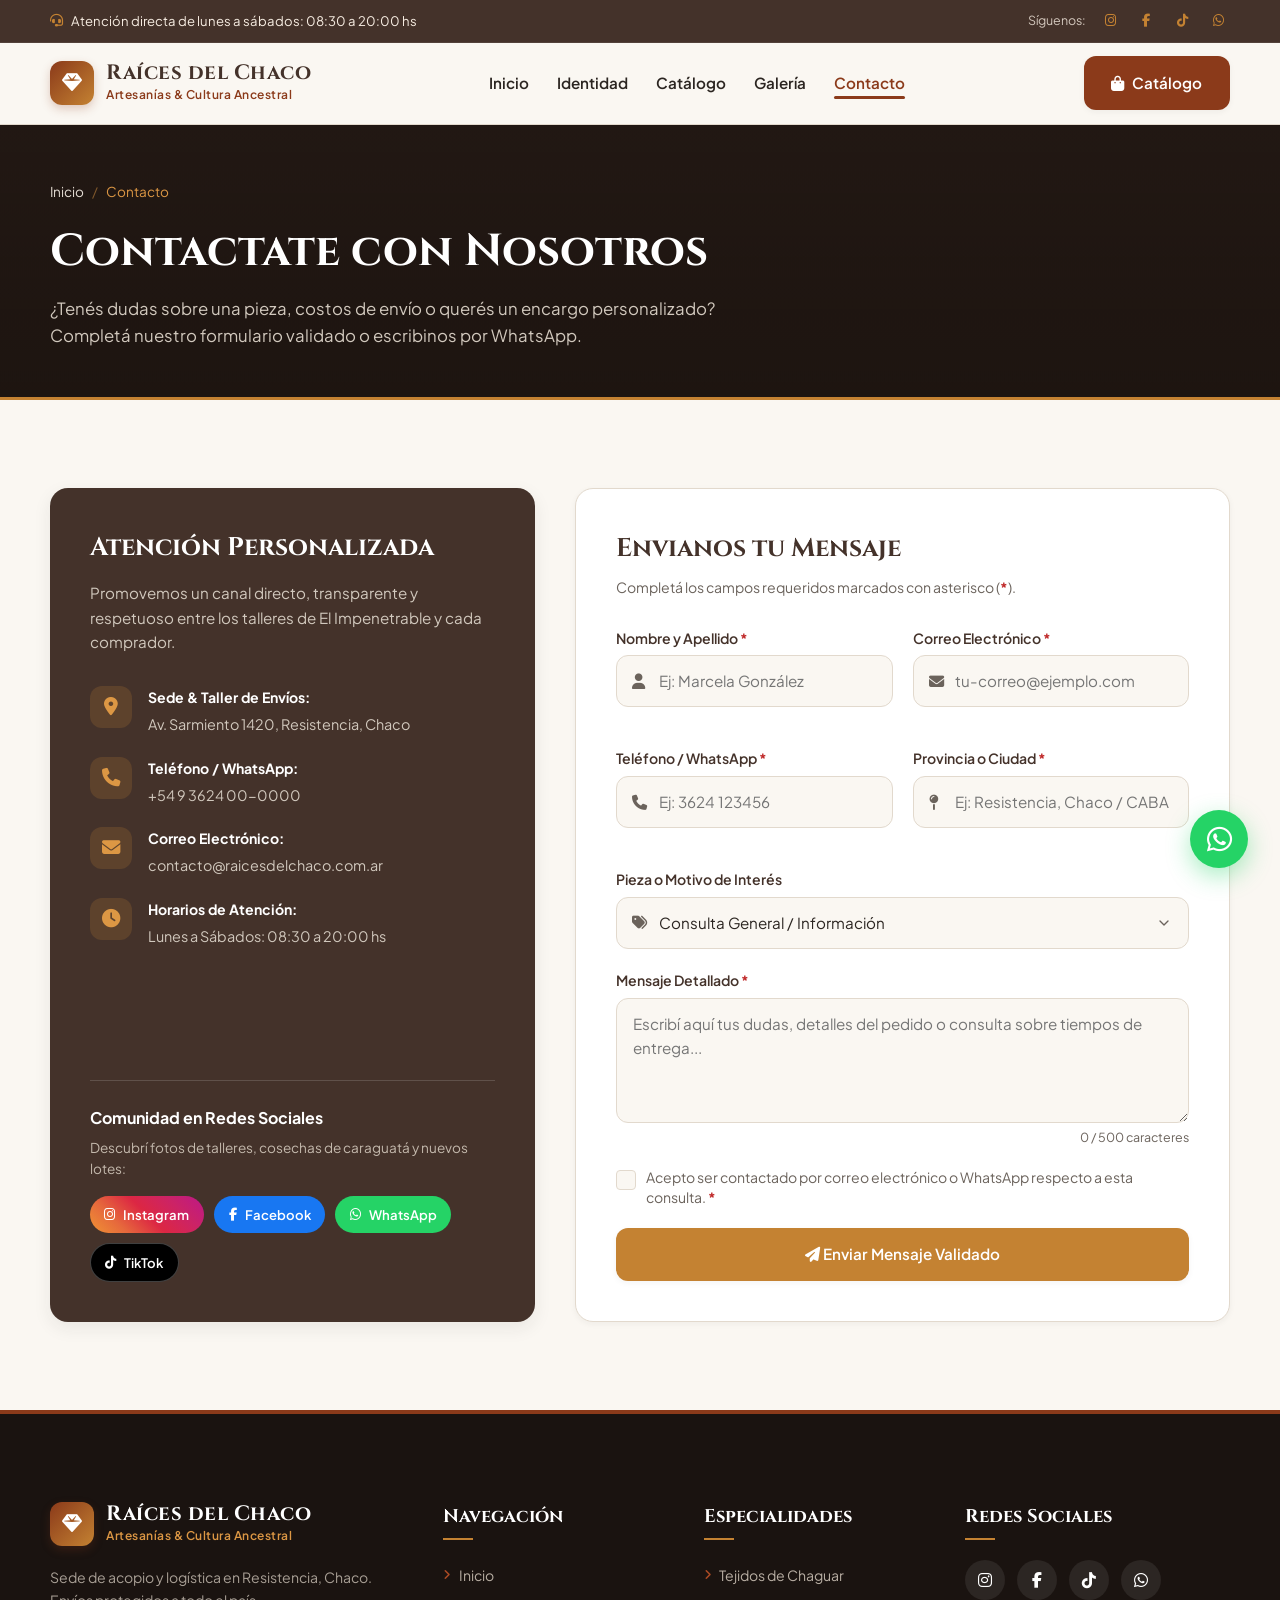
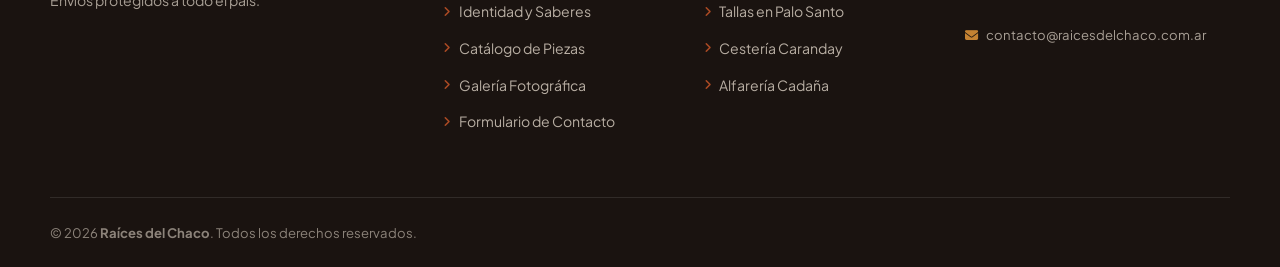
<file: html/contacto.html>
<!DOCTYPE html>
<html lang="es">
<head>
  <meta charset="UTF-8">
  <meta name="viewport" content="width=device-width, initial-scale=1.0">
  <meta name="description" content="Contactate con el emprendimiento de artesanías chaqueñas Raíces del Chaco. Formulario validado para cotizaciones, pedidos especiales, consultas de catálogo y redes sociales.">
  <title>Contacto & Consultas | Raíces del Chaco</title>

  <!-- Favicon -->
  <link rel="icon" type="image/svg+xml" href="../assets/favicon.svg">

  <!-- Google Fonts -->
  <link rel="preconnect" href="https://fonts.googleapis.com">
  <link rel="preconnect" href="https://fonts.gstatic.com" crossorigin>
  <link href="https://fonts.googleapis.com/css2?family=Cinzel:wght@600;700;800&family=Plus+Jakarta+Sans:wght@300;400;500;600;700&display=swap" rel="stylesheet">

  <!-- Font Awesome 6 Icons -->
  <link rel="stylesheet" href="https://cdnjs.cloudflare.com/ajax/libs/font-awesome/6.5.1/css/all.min.css" integrity="sha512-DTOQO9RWCH3ppGqcWaEA1BIZOC6xxalwEsw9c2QQeAIftl+Vegovlnee1c9QX4TctnWMn13TZye+giMm8e2LwA==" crossorigin="anonymous" referrerpolicy="no-referrer" />

  <!-- Estilos de Producción -->
  <link rel="stylesheet" href="../css/style.css">
</head>
<body>

  <!-- Top Announcement Bar -->
  <div class="top-bar">
    <div class="container top-bar__container">
      <div class="top-bar__item">
        <i class="fa-solid fa-headset" aria-hidden="true"></i>
        <span>Atención directa de lunes a sábados: 08:30 a 20:00 hs</span>
      </div>
      <div class="top-bar__item top-bar__socials">
        <span>Síguenos:</span>
        <a href="https://instagram.com" target="_blank" rel="noopener noreferrer" aria-label="Instagram"><i class="fa-brands fa-instagram"></i></a>
        <a href="https://facebook.com" target="_blank" rel="noopener noreferrer" aria-label="Facebook"><i class="fa-brands fa-facebook-f"></i></a>
        <a href="https://tiktok.com" target="_blank" rel="noopener noreferrer" aria-label="TikTok"><i class="fa-brands fa-tiktok"></i></a>
        <a href="https://wa.me/5493624000000" target="_blank" rel="noopener noreferrer" aria-label="WhatsApp"><i class="fa-brands fa-whatsapp"></i></a>
      </div>
    </div>
  </div>

  <!-- Header & Navegación -->
  <header class="header" id="header">
    <div class="container header__container">
      <a href="../index.html" class="logo">
        <div class="logo__icon"><i class="fa-solid fa-gem"></i></div>
        <div class="logo__text">
          <span class="logo__brand">Raíces del Chaco</span>
          <span class="logo__tagline">Artesanías & Cultura Ancestral</span>
        </div>
      </a>

      <nav class="nav" id="nav-menu" aria-label="Navegación principal">
        <ul class="nav__list">
          <li class="nav__item"><a href="../index.html" class="nav__link">Inicio</a></li>
          <li class="nav__item"><a href="nosotros.html" class="nav__link">Identidad</a></li>
          <li class="nav__item"><a href="catalogo.html" class="nav__link">Catálogo</a></li>
          <li class="nav__item"><a href="galeria.html" class="nav__link">Galería</a></li>
          <li class="nav__item"><a href="contacto.html" class="nav__link active">Contacto</a></li>
        </ul>
        <div class="nav__cta-mobile">
          <a href="catalogo.html" class="btn btn--primary btn--sm">Ver Catálogo</a>
        </div>
      </nav>

      <div class="header__actions">
        <a href="catalogo.html" class="btn btn--primary header__btn-desktop">
          <i class="fa-solid fa-bag-shopping"></i> Catálogo
        </a>
        <button class="nav-toggle" id="nav-toggle" aria-label="Abrir menú" aria-expanded="false" aria-controls="nav-menu">
          <span class="nav-toggle__bar"></span>
          <span class="nav-toggle__bar"></span>
          <span class="nav-toggle__bar"></span>
        </button>
      </div>
    </div>
  </header>

  <!-- Banner de Página -->
  <div class="page-banner">
    <div class="container">
      <div class="breadcrumbs">
        <a href="../index.html">Inicio</a>
        <span class="separator">/</span>
        <span>Contacto</span>
      </div>
      <h1 class="page-banner__title">Contactate con Nosotros</h1>
      <p class="page-banner__subtitle">
        ¿Tenés dudas sobre una pieza, costos de envío o querés un encargo personalizado? Completá nuestro formulario validado o escribinos por WhatsApp.
      </p>
    </div>
  </div>

  <main>
    <section class="section" id="contacto">
      <div class="container">
        <div class="contact-grid">
          <!-- Columna Lateral: Información & Redes -->
          <div class="contact-card">
            <h2 class="contact-card__title">Atención Personalizada</h2>
            <p class="contact-card__desc">
              Promovemos un canal directo, transparente y respetuoso entre los talleres de El Impenetrable y cada comprador.
            </p>

            <ul class="contact-list">
              <li class="contact-item">
                <div class="contact-item__icon"><i class="fa-solid fa-location-dot"></i></div>
                <div>
                  <strong>Sede & Taller de Envíos:</strong>
                  <span>Av. Sarmiento 1420, Resistencia, Chaco</span>
                </div>
              </li>
              <li class="contact-item">
                <div class="contact-item__icon"><i class="fa-solid fa-phone"></i></div>
                <div>
                  <strong>Teléfono / WhatsApp:</strong>
                  <span>+54 9 3624 00-0000</span>
                </div>
              </li>
              <li class="contact-item">
                <div class="contact-item__icon"><i class="fa-solid fa-envelope"></i></div>
                <div>
                  <strong>Correo Electrónico:</strong>
                  <span>contacto@raicesdelchaco.com.ar</span>
                </div>
              </li>
              <li class="contact-item">
                <div class="contact-item__icon"><i class="fa-solid fa-clock"></i></div>
                <div>
                  <strong>Horarios de Atención:</strong>
                  <span>Lunes a Sábados: 08:30 a 20:00 hs</span>
                </div>
              </li>
            </ul>

            <div class="contact-socials-box">
              <h3 class="contact-socials-box__title">Comunidad en Redes Sociales</h3>
              <p class="contact-socials-box__text">Descubrí fotos de talleres, cosechas de caraguatá y nuevos lotes:</p>
              <div class="social-badges">
                <a href="https://instagram.com" target="_blank" rel="noopener noreferrer" class="social-badge instagram" aria-label="Instagram">
                  <i class="fa-brands fa-instagram"></i>
                  <span>Instagram</span>
                </a>
                <a href="https://facebook.com" target="_blank" rel="noopener noreferrer" class="social-badge facebook" aria-label="Facebook">
                  <i class="fa-brands fa-facebook-f"></i>
                  <span>Facebook</span>
                </a>
                <a href="https://wa.me/5493624000000" target="_blank" rel="noopener noreferrer" class="social-badge whatsapp" aria-label="WhatsApp">
                  <i class="fa-brands fa-whatsapp"></i>
                  <span>WhatsApp</span>
                </a>
                <a href="https://tiktok.com" target="_blank" rel="noopener noreferrer" class="social-badge tiktok" aria-label="TikTok">
                  <i class="fa-brands fa-tiktok"></i>
                  <span>TikTok</span>
                </a>
              </div>
            </div>
          </div>

          <!-- Formulario con Validación en JS -->
          <div class="contact-form-wrapper">
            <div class="form-header">
              <h2 class="form-header__title">Envianos tu Mensaje</h2>
              <p class="form-header__desc">Completá los campos requeridos marcados con asterisco (<span class="req">*</span>).</p>
            </div>

            <!-- Alerta de Éxito -->
            <div class="alert alert--success" id="form-success-alert" role="alert" style="display: none;">
              <div class="alert__icon"><i class="fa-solid fa-circle-check"></i></div>
              <div class="alert__body">
                <strong>¡Mensaje enviado con éxito!</strong>
                <p>Muchas gracias por contactarnos y apoyar a las comunidades artesanas de Chaco. Te responderemos dentro de las próximas 24 horas.</p>
                <button type="button" class="btn btn--sm btn--outline" id="btn-reset-form-view">Enviar otra consulta</button>
              </div>
            </div>

            <form class="contact-form" id="contact-form" novalidate>
              <div class="form-row form-row--2">
                <!-- Nombre y Apellido -->
                <div class="form-group" id="group-nombre">
                  <label for="nombre" class="form-label">Nombre y Apellido <span class="req">*</span></label>
                  <div class="input-container">
                    <i class="fa-solid fa-user input-icon"></i>
                    <input type="text" id="nombre" name="nombre" class="form-control" placeholder="Ej: Marcela González" required minlength="3">
                  </div>
                  <span class="error-msg" id="error-nombre">Por favor ingresá tu nombre (mínimo 3 letras).</span>
                </div>

                <!-- Correo Electrónico -->
                <div class="form-group" id="group-email">
                  <label for="email" class="form-label">Correo Electrónico <span class="req">*</span></label>
                  <div class="input-container">
                    <i class="fa-solid fa-envelope input-icon"></i>
                    <input type="email" id="email" name="email" class="form-control" placeholder="tu-correo@ejemplo.com" required>
                  </div>
                  <span class="error-msg" id="error-email">Ingresá un correo electrónico válido (ej: nombre@correo.com).</span>
                </div>
              </div>

              <div class="form-row form-row--2">
                <!-- Teléfono / WhatsApp -->
                <div class="form-group" id="group-telefono">
                  <label for="telefono" class="form-label">Teléfono / WhatsApp <span class="req">*</span></label>
                  <div class="input-container">
                    <i class="fa-solid fa-phone input-icon"></i>
                    <input type="tel" id="telefono" name="telefono" class="form-control" placeholder="Ej: 3624 123456" required>
                  </div>
                  <span class="error-msg" id="error-telefono">Ingresá un número telefónico válido (mínimo 8 dígitos).</span>
                </div>

                <!-- Localidad / Provincia -->
                <div class="form-group" id="group-provincia">
                  <label for="provincia" class="form-label">Provincia o Ciudad <span class="req">*</span></label>
                  <div class="input-container">
                    <i class="fa-solid fa-map-pin input-icon"></i>
                    <input type="text" id="provincia" name="provincia" class="form-control" placeholder="Ej: Resistencia, Chaco / CABA" required minlength="3">
                  </div>
                  <span class="error-msg" id="error-provincia">Indicá tu provincia o ciudad para calcular el costo de envío.</span>
                </div>
              </div>

              <!-- Motivo / Interés -->
              <div class="form-group" id="group-interes">
                <label for="interes" class="form-label">Pieza o Motivo de Interés</label>
                <div class="input-container select-container">
                  <i class="fa-solid fa-tags input-icon"></i>
                  <select id="interes" name="interes" class="form-control select-control">
                    <option value="general">Consulta General / Información</option>
                    <option value="chaguar-yica">Yica tradicional Wichí (CHG-01)</option>
                    <option value="palo-santo-tatu">Tatú Carreta en Palo Santo (PLS-02)</option>
                    <option value="palo-santo-mate">Mate tallado en Palo Santo (PLS-03)</option>
                    <option value="cesteria-caranday">Panera en Palma Caranday (CST-04)</option>
                    <option value="ceramica-tinaja">Tinaja de Barro Chaqueño (ALF-05)</option>
                    <option value="telar-manta">Manta en Telar Criollo (TLR-06)</option>
                    <option value="chaguar-camino">Camino de Mesa en Chaguar (CHG-07)</option>
                    <option value="palo-santo-cuenco">Cuenco en Palo Santo (PLS-08)</option>
                    <option value="mayorista">Venta Mayorista / Pedido Especial</option>
                  </select>
                </div>
              </div>

              <!-- Mensaje -->
              <div class="form-group" id="group-mensaje">
                <label for="mensaje" class="form-label">Mensaje Detallado <span class="req">*</span></label>
                <div class="input-container">
                  <textarea id="mensaje" name="mensaje" class="form-control textarea-control" rows="4" placeholder="Escribí aquí tus dudas, detalles del pedido o consulta sobre tiempos de entrega..." required minlength="10"></textarea>
                </div>
                <div class="textarea-footer">
                  <span class="error-msg" id="error-mensaje">El mensaje debe tener al menos 10 caracteres.</span>
                  <span class="char-counter" id="char-counter">0 / 500 caracteres</span>
                </div>
              </div>

              <!-- Consentimiento -->
              <div class="form-group form-group--checkbox" id="group-consentimiento">
                <label class="checkbox-container">
                  <input type="checkbox" id="consentimiento" name="consentimiento" required>
                  <span class="checkbox-checkmark"></span>
                  <span class="checkbox-label">Acepto ser contactado por correo electrónico o WhatsApp respecto a esta consulta. <span class="req">*</span></span>
                </label>
                <span class="error-msg" id="error-consentimiento">Debés aceptar el consentimiento para continuar.</span>
              </div>

              <!-- Botón Submit -->
              <button type="submit" class="btn btn--accent btn--block btn--submit" id="btn-submit">
                <span class="btn-text"><i class="fa-solid fa-paper-plane"></i> Enviar Mensaje Validado</span>
                <span class="btn-spinner" style="display: none;"><i class="fa-solid fa-circle-notch fa-spin"></i> Enviando...</span>
              </button>
            </form>
          </div>
        </div>
      </div>
    </section>
  </main>

  <!-- Footer -->
  <footer class="footer">
    <div class="container footer__container">
      <div class="footer__grid">
        <div class="footer__col footer__col--brand">
          <a href="../index.html" class="logo logo--footer">
            <div class="logo__icon"><i class="fa-solid fa-gem"></i></div>
            <div class="logo__text">
              <span class="logo__brand">Raíces del Chaco</span>
              <span class="logo__tagline">Artesanías & Cultura Ancestral</span>
            </div>
          </a>
          <p class="footer__desc">
            Sede de acopio y logística en Resistencia, Chaco. Envíos protegidos a todo el país.
          </p>
        </div>

        <div class="footer__col">
          <h4 class="footer__heading">Navegación</h4>
          <ul class="footer__links">
            <li><a href="../index.html"><i class="fa-solid fa-angle-right"></i> Inicio</a></li>
            <li><a href="nosotros.html"><i class="fa-solid fa-angle-right"></i> Identidad y Saberes</a></li>
            <li><a href="catalogo.html"><i class="fa-solid fa-angle-right"></i> Catálogo de Piezas</a></li>
            <li><a href="galeria.html"><i class="fa-solid fa-angle-right"></i> Galería Fotográfica</a></li>
            <li><a href="contacto.html"><i class="fa-solid fa-angle-right"></i> Formulario de Contacto</a></li>
          </ul>
        </div>

        <div class="footer__col">
          <h4 class="footer__heading">Especialidades</h4>
          <ul class="footer__links">
            <li><a href="catalogo.html?categoria=chaguar"><i class="fa-solid fa-angle-right"></i> Tejidos de Chaguar</a></li>
            <li><a href="catalogo.html?categoria=palo-santo"><i class="fa-solid fa-angle-right"></i> Tallas en Palo Santo</a></li>
            <li><a href="catalogo.html?categoria=cesteria"><i class="fa-solid fa-angle-right"></i> Cestería Caranday</a></li>
            <li><a href="catalogo.html?categoria=ceramica"><i class="fa-solid fa-angle-right"></i> Alfarería Cadaña</a></li>
          </ul>
        </div>

        <div class="footer__col">
          <h4 class="footer__heading">Redes Sociales</h4>
          <div class="footer__social-icons">
            <a href="https://instagram.com" target="_blank" rel="noopener noreferrer" class="social-icon" aria-label="Instagram"><i class="fa-brands fa-instagram"></i></a>
            <a href="https://facebook.com" target="_blank" rel="noopener noreferrer" class="social-icon" aria-label="Facebook"><i class="fa-brands fa-facebook-f"></i></a>
            <a href="https://tiktok.com" target="_blank" rel="noopener noreferrer" class="social-icon" aria-label="TikTok"><i class="fa-brands fa-tiktok"></i></a>
            <a href="https://wa.me/5493624000000" target="_blank" rel="noopener noreferrer" class="social-icon" aria-label="WhatsApp"><i class="fa-brands fa-whatsapp"></i></a>
          </div>
          <div class="footer__contact-quick">
            <p><i class="fa-solid fa-envelope"></i> contacto@raicesdelchaco.com.ar</p>
          </div>
        </div>
      </div>

      <div class="footer__bottom">
        <p>&copy; 2026 <strong>Raíces del Chaco</strong>. Todos los derechos reservados.</p>
      </div>
    </div>
  </footer>

  <a href="https://wa.me/5493624000000" target="_blank" rel="noopener noreferrer" class="floating-whatsapp" aria-label="WhatsApp">
    <i class="fa-brands fa-whatsapp"></i>
  </a>

  <!-- Toast Notification -->
  <div class="toast" id="toast" role="alert" aria-live="assertive" aria-atomic="true">
    <div class="toast__icon" id="toast-icon"><i class="fa-solid fa-circle-check"></i></div>
    <div class="toast__message" id="toast-message">Mensaje del sistema</div>
  </div>

  <!-- Scripts -->
  <script src="../js/main.js"></script>
  <script src="../js/contacto.js"></script>
</body>
</html>
</file>
<file: css/style.css>
/* ==========================================================================
   Raíces del Chaco - Hoja de Estilos de Producción (css/style.css)
   Estructura: Base -> Componentes -> Secciones -> Subpáginas -> Responsive
   Paleta: Terracota Chaqueña, Palo Santo, Ocre Mistol, Verde Monte, Arena
   ========================================================================== */

:root {
  /* Paleta cromática chaqueña */
  --color-primary: #8b3a1a;          /* Terracota profunda */
  --color-primary-light: #ab4b24;    /* Terracota cálida */
  --color-primary-dark: #64260e;     /* Arcilla cocida */
  --color-primary-soft: #fbf3ee;    /* Fondo suave terracota */
  
  --color-secondary: #3b4d37;        /* Verde monte chaqueño */
  --color-secondary-light: #526c4d;  /* Verde quebracho / oliva */
  --color-secondary-soft: #edf3ec;   /* Fondo verde suave */
  
  --color-accent: #c48232;           /* Ocre / tintes de mistol */
  --color-accent-light: #dc9744;     /* Ocre dorado */
  --color-wood: #44322a;             /* Palo Santo / algarrobo */
  
  --color-bg-body: #faf7f2;          /* Tono arena rústico */
  --color-bg-surface: #ffffff;       /* Superficie blanca */
  --color-bg-alt: #f3ede2;           /* Arena tostada */
  
  --color-text-main: #2b2521;        /* Pardo profundo */
  --color-text-muted: #6b635c;       /* Gris tierra */
  --color-border: #e2d9cd;           /* Líneas suaves */
  --color-border-dark: #cfc1af;
  
  --color-success: #2d7a48;
  --color-success-bg: #eaf6ee;
  --color-error: #c02b2b;
  --color-error-bg: #fdeeee;

  /* Tipografías */
  --font-heading: 'Cinzel', serif, Georgia;
  --font-body: 'Plus Jakarta Sans', system-ui, -apple-system, sans-serif;
  
  /* Espaciados */
  --space-xs: 0.25rem;
  --space-sm: 0.5rem;
  --space-md: 1rem;
  --space-lg: 1.5rem;
  --space-xl: 2.5rem;
  --space-2xl: 4rem;
  --space-3xl: 5.5rem;

  /* Bordes y Sombras */
  --radius-sm: 6px;
  --radius-md: 12px;
  --radius-lg: 18px;
  --radius-full: 9999px;
  
  --shadow-sm: 0 2px 6px rgba(43, 37, 33, 0.05);
  --shadow-md: 0 6px 18px rgba(43, 37, 33, 0.08);
  --shadow-lg: 0 14px 32px rgba(43, 37, 33, 0.12);
  --shadow-hover: 0 20px 40px rgba(139, 58, 26, 0.15);
  
  --transition-fast: 0.2s cubic-bezier(0.16, 1, 0.3, 1);
  --transition-normal: 0.3s cubic-bezier(0.16, 1, 0.3, 1);
}

/* ==========================================================================
   Base & Reseteo
   ========================================================================== */
*, *::before, *::after {
  box-sizing: border-box;
  margin: 0;
  padding: 0;
}

html {
  scroll-behavior: smooth;
  font-size: 16px;
  -webkit-text-size-adjust: 100%;
}

body {
  font-family: var(--font-body);
  color: var(--color-text-main);
  background-color: var(--color-bg-body);
  line-height: 1.6;
  font-weight: 400;
  overflow-x: hidden;
  display: flex;
  flex-direction: column;
  min-height: 100vh;
}

main {
  flex: 1 0 auto;
}

img {
  max-width: 100%;
  height: auto;
  display: block;
}

a {
  color: inherit;
  text-decoration: none;
  transition: color var(--transition-fast);
}

button, input, select, textarea {
  font: inherit;
  color: inherit;
}

button {
  background: none;
  border: none;
  cursor: pointer;
}

ul {
  list-style: none;
}

/* Accesibilidad */
.sr-only {
  position: absolute;
  width: 1px;
  height: 1px;
  padding: 0;
  margin: -1px;
  overflow: hidden;
  clip: rect(0, 0, 0, 0);
  border: 0;
}

:focus-visible {
  outline: 3px solid var(--color-accent);
  outline-offset: 3px;
}

/* ==========================================================================
   Contenedores y Utilidades de Diseño
   ========================================================================== */
.container {
  width: 100%;
  max-width: 1220px;
  margin-left: auto;
  margin-right: auto;
  padding-left: 1.25rem;
  padding-right: 1.25rem;
}

.section {
  padding: var(--space-3xl) 0;
}

.bg-alt {
  background-color: var(--color-bg-alt);
}

.text-center {
  text-align: center;
}

.highlight {
  color: var(--color-accent-light);
  font-style: italic;
}

.grid {
  display: grid;
  gap: 1.75rem;
}

.grid--2 {
  grid-template-columns: repeat(auto-fit, minmax(320px, 1fr));
}

.grid--3 {
  grid-template-columns: repeat(auto-fit, minmax(280px, 1fr));
}

.grid--4 {
  grid-template-columns: repeat(auto-fit, minmax(240px, 1fr));
}

/* Encabezados de Sección */
.section-header {
  margin-bottom: var(--space-2xl);
}

.section-header__wrapper {
  display: flex;
  justify-content: space-between;
  align-items: flex-end;
  gap: 1.5rem;
  flex-wrap: wrap;
}

.section-tag {
  display: inline-block;
  font-size: 0.82rem;
  font-weight: 700;
  text-transform: uppercase;
  letter-spacing: 2px;
  color: var(--color-primary);
  margin-bottom: 0.5rem;
  background-color: var(--color-primary-soft);
  padding: 0.35rem 0.9rem;
  border-radius: var(--radius-full);
  border: 1px solid rgba(139, 58, 26, 0.15);
}

.section-title {
  font-family: var(--font-heading);
  font-size: clamp(1.85rem, 3.5vw, 2.6rem);
  color: var(--color-wood);
  line-height: 1.25;
  margin-bottom: 0.75rem;
  font-weight: 700;
}

.section-subtitle {
  color: var(--color-text-muted);
  font-size: 1.05rem;
  max-width: 680px;
  margin: 0 auto;
}

.title-divider {
  width: 60px;
  height: 3px;
  background-color: var(--color-accent);
  margin: 0.75rem auto 1rem;
  border-radius: var(--radius-full);
}

/* ==========================================================================
   Page Banner / Breadcrumbs para Páginas Secundarias
   ========================================================================== */
.page-banner {
  background-color: var(--color-wood);
  background-image: linear-gradient(rgba(26, 18, 14, 0.82), rgba(26, 18, 14, 0.92)), 
                    url('https://images.unsplash.com/photo-1513519245088-0e12902e5a38?auto=format&fit=crop&w=1600&q=80');
  background-size: cover;
  background-position: center;
  color: #fff;
  padding: 3.5rem 0 3rem;
  border-bottom: 3px solid var(--color-accent);
}

.breadcrumbs {
  display: flex;
  align-items: center;
  gap: 0.5rem;
  font-size: 0.85rem;
  color: var(--color-accent-light);
  margin-bottom: 0.85rem;
}

.breadcrumbs a {
  color: #e5ded5;
}
.breadcrumbs a:hover {
  color: #fff;
  text-decoration: underline;
}

.breadcrumbs span.separator {
  opacity: 0.5;
}

.page-banner__title {
  font-family: var(--font-heading);
  font-size: clamp(2rem, 4vw, 2.8rem);
  font-weight: 700;
  margin-bottom: 0.5rem;
}

.page-banner__subtitle {
  font-size: 1.05rem;
  color: #d1c8bd;
  max-width: 680px;
}

/* ==========================================================================
   Botones
   ========================================================================== */
.btn {
  display: inline-flex;
  align-items: center;
  justify-content: center;
  gap: 0.5rem;
  padding: 0.8rem 1.6rem;
  font-weight: 600;
  font-size: 0.95rem;
  border-radius: var(--radius-md);
  transition: all var(--transition-normal);
  cursor: pointer;
  white-space: nowrap;
  box-shadow: var(--shadow-sm);
  border: 2px solid transparent;
}

.btn:active {
  transform: scale(0.98);
}

.btn--primary {
  background-color: var(--color-primary);
  color: #fff;
}
.btn--primary:hover {
  background-color: var(--color-primary-dark);
  color: #fff;
  box-shadow: var(--shadow-md);
}

.btn--accent {
  background-color: var(--color-accent);
  color: #fff;
}
.btn--accent:hover {
  background-color: var(--color-accent-light);
  color: #fff;
  box-shadow: var(--shadow-hover);
}

.btn--outline {
  border-color: var(--color-border-dark);
  background: var(--color-bg-surface);
  color: var(--color-text-main);
}
.btn--outline:hover {
  border-color: var(--color-primary);
  color: var(--color-primary);
  background-color: var(--color-primary-soft);
}

.btn--outline-light {
  border-color: rgba(255, 255, 255, 0.7);
  background: rgba(255, 255, 255, 0.1);
  color: #fff;
  backdrop-filter: blur(8px);
}
.btn--outline-light:hover {
  background: #fff;
  color: var(--color-wood);
  border-color: #fff;
}

.btn--whatsapp {
  background-color: #25d366;
  color: #fff;
}
.btn--whatsapp:hover {
  background-color: #1ebc59;
  color: #fff;
}

.btn--sm {
  padding: 0.5rem 1rem;
  font-size: 0.85rem;
  border-radius: var(--radius-sm);
}

.btn--lg {
  padding: 1rem 2rem;
  font-size: 1.05rem;
  border-radius: var(--radius-md);
}

.btn--block {
  width: 100%;
}

/* ==========================================================================
   Barra Superior de Anuncios
   ========================================================================== */
.top-bar {
  background-color: var(--color-wood);
  color: #f7ede2;
  font-size: 0.82rem;
  padding: 0.55rem 0;
  border-bottom: 1px solid rgba(255, 255, 255, 0.08);
}

.top-bar__container {
  display: flex;
  justify-content: space-between;
  align-items: center;
  gap: 1rem;
}

.top-bar__item {
  display: flex;
  align-items: center;
  gap: 0.5rem;
}

.top-bar__item i {
  color: var(--color-accent);
}

.top-bar__socials {
  display: flex;
  align-items: center;
  gap: 0.75rem;
}

.top-bar__socials span {
  opacity: 0.8;
  font-size: 0.78rem;
}

.top-bar__socials a {
  display: inline-flex;
  align-items: center;
  justify-content: center;
  width: 24px;
  height: 24px;
  border-radius: 50%;
  color: #f7ede2;
  transition: all var(--transition-fast);
}

.top-bar__socials a:hover {
  color: var(--color-accent-light);
  transform: translateY(-2px);
}

/* ==========================================================================
   Header & Navegación Principal
   ========================================================================== */
.header {
  position: sticky;
  top: 0;
  z-index: 1000;
  background-color: rgba(250, 247, 242, 0.96);
  backdrop-filter: blur(12px);
  -webkit-backdrop-filter: blur(12px);
  border-bottom: 1px solid var(--color-border);
  transition: all var(--transition-normal);
}

.header.scrolled {
  background-color: #ffffff;
  box-shadow: var(--shadow-sm);
}

.header__container {
  display: flex;
  align-items: center;
  justify-content: space-between;
  padding-top: 0.85rem;
  padding-bottom: 0.85rem;
}

.logo {
  display: flex;
  align-items: center;
  gap: 0.75rem;
}

.logo__icon {
  width: 44px;
  height: 44px;
  border-radius: var(--radius-md);
  background: linear-gradient(135deg, var(--color-primary), var(--color-accent));
  color: #fff;
  display: flex;
  align-items: center;
  justify-content: center;
  font-size: 1.25rem;
  box-shadow: 0 4px 10px rgba(139, 58, 26, 0.25);
}

.logo__brand {
  display: block;
  font-family: var(--font-heading);
  font-weight: 700;
  font-size: 1.3rem;
  letter-spacing: 0.5px;
  color: var(--color-wood);
  line-height: 1.1;
}

.logo__tagline {
  display: block;
  font-size: 0.75rem;
  color: var(--color-primary);
  font-weight: 600;
  letter-spacing: 0.5px;
}

/* Nav Menu */
.nav__list {
  display: flex;
  align-items: center;
  gap: 1.75rem;
}

.nav__link {
  font-weight: 600;
  font-size: 0.95rem;
  color: var(--color-text-main);
  position: relative;
  padding: 0.4rem 0;
}

.nav__link::after {
  content: '';
  position: absolute;
  bottom: 0;
  left: 0;
  width: 0;
  height: 2.5px;
  background-color: var(--color-primary);
  transition: width var(--transition-normal);
  border-radius: 2px;
}

.nav__link:hover {
  color: var(--color-primary);
}

.nav__link:hover::after,
.nav__link.active::after {
  width: 100%;
}

.nav__link.active {
  color: var(--color-primary);
}

.nav__cta-mobile {
  display: none;
}

.header__actions {
  display: flex;
  align-items: center;
  gap: 1rem;
}

.nav-toggle {
  display: none;
  flex-direction: column;
  justify-content: space-between;
  width: 32px;
  height: 22px;
  cursor: pointer;
  background: transparent;
  border: none;
  padding: 0;
  z-index: 1010;
}

.nav-toggle__bar {
  display: block;
  width: 100%;
  height: 2.5px;
  background-color: var(--color-wood);
  border-radius: 2px;
  transition: transform var(--transition-normal), opacity var(--transition-normal);
}

/* ==========================================================================
   Hero Section (index.html)
   ========================================================================== */
.hero {
  position: relative;
  min-height: 84vh;
  display: flex;
  align-items: center;
  background-color: #211915;
  background-image: linear-gradient(rgba(26, 18, 14, 0.76), rgba(26, 18, 14, 0.88)), 
                    url('https://images.unsplash.com/photo-1513519245088-0e12902e5a38?auto=format&fit=crop&w=1600&q=80');
  background-size: cover;
  background-position: center;
  color: #fff;
  padding: var(--space-3xl) 0;
}

.hero__container {
  position: relative;
  z-index: 2;
}

.hero__content {
  max-width: 820px;
}

.hero__badge {
  display: inline-flex;
  align-items: center;
  gap: 0.5rem;
  background: rgba(196, 130, 50, 0.25);
  border: 1px solid rgba(220, 151, 68, 0.5);
  backdrop-filter: blur(6px);
  color: #f7d299;
  font-size: 0.85rem;
  font-weight: 600;
  padding: 0.4rem 1rem;
  border-radius: var(--radius-full);
  margin-bottom: 1.5rem;
}

.hero__title {
  font-family: var(--font-heading);
  font-size: clamp(2.3rem, 5vw, 3.8rem);
  font-weight: 800;
  line-height: 1.15;
  margin-bottom: 1.25rem;
  text-shadow: 0 4px 15px rgba(0, 0, 0, 0.4);
}

.hero__description {
  font-size: clamp(1.05rem, 2vw, 1.2rem);
  line-height: 1.7;
  color: #e5ded5;
  margin-bottom: 2rem;
  max-width: 720px;
}

.hero__buttons {
  display: flex;
  gap: 1rem;
  flex-wrap: wrap;
  margin-bottom: 3.5rem;
}

.hero__stats {
  display: grid;
  grid-template-columns: repeat(auto-fit, minmax(140px, 1fr));
  gap: 1.25rem;
  border-top: 1px solid rgba(255, 255, 255, 0.15);
  padding-top: 2rem;
}

.stat-card {
  display: flex;
  flex-direction: column;
}

.stat-card__number {
  font-family: var(--font-heading);
  font-size: 2rem;
  font-weight: 700;
  color: var(--color-accent-light);
  line-height: 1;
  margin-bottom: 0.35rem;
}

.stat-card__label {
  font-size: 0.85rem;
  color: #d1c8bd;
  line-height: 1.3;
}

/* ==========================================================================
   Tarjetas de Identidad Cultural (nosotros.html / index.html)
   ========================================================================== */
.identity-card {
  background: var(--color-bg-surface);
  border: 1px solid var(--color-border);
  border-radius: var(--radius-lg);
  padding: 2.25rem 1.75rem;
  transition: all var(--transition-normal);
  display: flex;
  flex-direction: column;
  position: relative;
  box-shadow: var(--shadow-sm);
}

.identity-card:hover {
  transform: translateY(-6px);
  box-shadow: var(--shadow-lg);
  border-color: var(--color-primary-light);
}

.identity-card__icon {
  width: 60px;
  height: 60px;
  background-color: var(--color-primary-soft);
  color: var(--color-primary);
  border-radius: var(--radius-md);
  display: flex;
  align-items: center;
  justify-content: center;
  font-size: 1.5rem;
  margin-bottom: 1.25rem;
}

.identity-card__title {
  font-family: var(--font-heading);
  font-size: 1.35rem;
  color: var(--color-wood);
  margin-bottom: 0.85rem;
  font-weight: 700;
}

.identity-card__text {
  color: var(--color-text-muted);
  font-size: 0.95rem;
  line-height: 1.6;
  margin-bottom: 1.5rem;
  flex-grow: 1;
}

.identity-card__pill {
  display: inline-block;
  align-self: flex-start;
  font-size: 0.78rem;
  font-weight: 700;
  color: var(--color-secondary);
  background-color: var(--color-secondary-soft);
  padding: 0.35rem 0.85rem;
  border-radius: var(--radius-full);
}

/* Showcase de Artesanos en nosotros.html */
.artisan-story {
  display: grid;
  grid-template-columns: 1fr;
  gap: 2.5rem;
  align-items: center;
  margin-bottom: 3.5rem;
}

@media (min-width: 860px) {
  .artisan-story {
    grid-template-columns: 1fr 1fr;
  }
  .artisan-story--reverse {
    direction: rtl;
  }
  .artisan-story--reverse > * {
    direction: ltr;
  }
}

.artisan-story__img-wrap {
  border-radius: var(--radius-lg);
  overflow: hidden;
  box-shadow: var(--shadow-md);
  border: 1px solid var(--color-border);
}

.artisan-story__img-wrap img {
  width: 100%;
  aspect-ratio: 4/3;
  object-fit: cover;
}

.artisan-story__badge {
  color: var(--color-primary);
  font-weight: 700;
  font-size: 0.85rem;
  letter-spacing: 1px;
  text-transform: uppercase;
  margin-bottom: 0.5rem;
  display: block;
}

.artisan-story__title {
  font-family: var(--font-heading);
  font-size: 1.8rem;
  color: var(--color-wood);
  margin-bottom: 1rem;
}

.artisan-story__desc {
  color: var(--color-text-muted);
  font-size: 0.98rem;
  line-height: 1.7;
  margin-bottom: 1.25rem;
}

/* ==========================================================================
   Catálogo en Tabla Interactiva (catalogo.html / index.html)
   ========================================================================== */
.catalog-header-badge {
  display: inline-flex;
  align-items: center;
  gap: 0.5rem;
  background-color: var(--color-secondary-soft);
  color: var(--color-secondary);
  font-weight: 600;
  font-size: 0.85rem;
  padding: 0.5rem 1rem;
  border-radius: var(--radius-full);
  border: 1px solid rgba(59, 77, 55, 0.2);
}

.catalog-controls {
  display: flex;
  flex-direction: column;
  gap: 1rem;
  background: var(--color-bg-surface);
  padding: 1.25rem;
  border-radius: var(--radius-lg);
  border: 1px solid var(--color-border);
  box-shadow: var(--shadow-sm);
  margin-bottom: 1.5rem;
}

.catalog-controls__search {
  position: relative;
  width: 100%;
}

.catalog-controls__search .search-icon {
  position: absolute;
  left: 1rem;
  top: 50%;
  transform: translateY(-50%);
  color: var(--color-text-muted);
  font-size: 0.95rem;
}

.catalog-controls__search input {
  width: 100%;
  padding: 0.85rem 2.8rem 0.85rem 2.6rem;
  border: 1.5px solid var(--color-border);
  border-radius: var(--radius-md);
  font-size: 0.95rem;
  background-color: var(--color-bg-body);
  transition: all var(--transition-fast);
}

.catalog-controls__search input:focus {
  border-color: var(--color-primary);
  background-color: #fff;
  outline: none;
  box-shadow: 0 0 0 3px rgba(139, 58, 26, 0.12);
}

.clear-search {
  position: absolute;
  right: 0.85rem;
  top: 50%;
  transform: translateY(-50%);
  color: var(--color-text-muted);
  cursor: pointer;
  padding: 0.25rem;
}
.clear-search:hover {
  color: var(--color-primary);
}

.catalog-controls__filters {
  display: flex;
  flex-wrap: wrap;
  gap: 0.75rem;
  align-items: center;
}

.select-wrapper {
  flex: 1 1 180px;
  position: relative;
}

.select-wrapper select {
  width: 100%;
  padding: 0.65rem 2rem 0.65rem 0.85rem;
  border: 1.5px solid var(--color-border);
  border-radius: var(--radius-md);
  background-color: #fff;
  font-size: 0.9rem;
  color: var(--color-text-main);
  cursor: pointer;
  appearance: none;
  background-image: url("data:image/svg+xml;charset=UTF-8,%3csvg xmlns='http://www.w3.org/2000/svg' viewBox='0 0 24 24' fill='none' stroke='%236b635c' stroke-width='2' stroke-linecap='round' stroke-linejoin='round'%3e%3cpolyline points='6 9 12 15 18 9'%3e%3c/polyline%3e%3c/svg%3e");
  background-repeat: no-repeat;
  background-position: right 0.75rem center;
  background-size: 1rem;
}

.select-wrapper select:focus {
  border-color: var(--color-primary);
  outline: none;
}

.catalog-status {
  display: flex;
  justify-content: space-between;
  align-items: center;
  font-size: 0.88rem;
  color: var(--color-text-muted);
  margin-bottom: 1rem;
  padding: 0 0.25rem;
  flex-wrap: wrap;
  gap: 0.5rem;
}

.catalog-currency-note {
  font-size: 0.82rem;
  color: var(--color-secondary);
  font-weight: 500;
}

/* Tabla Estilizada */
.table-responsive {
  width: 100%;
  overflow-x: auto;
  border-radius: var(--radius-lg);
  border: 1px solid var(--color-border);
  background: var(--color-bg-surface);
  box-shadow: var(--shadow-sm);
  -webkit-overflow-scrolling: touch;
}

.catalog-table {
  width: 100%;
  border-collapse: collapse;
  text-align: left;
  font-size: 0.92rem;
}

.catalog-table thead {
  background-color: var(--color-wood);
  color: #f7ede2;
}

.catalog-table th {
  padding: 1rem 1.15rem;
  font-weight: 600;
  letter-spacing: 0.5px;
  white-space: nowrap;
}

.catalog-table td {
  padding: 1.1rem 1.15rem;
  border-bottom: 1px solid var(--color-border);
  vertical-align: middle;
}

.catalog-table tbody tr {
  transition: background-color var(--transition-fast);
}

.catalog-table tbody tr:hover {
  background-color: #fcf9f4;
}

.catalog-table tbody tr:last-child td {
  border-bottom: none;
}

.th-code, .td-code {
  font-family: monospace;
  font-weight: 700;
  color: var(--color-primary);
  font-size: 0.85rem;
  white-space: nowrap;
}

.table-product-thumb {
  width: 58px;
  height: 58px;
  border-radius: var(--radius-md);
  object-fit: cover;
  border: 1px solid var(--color-border);
  box-shadow: 0 2px 4px rgba(0,0,0,0.06);
  cursor: pointer;
  transition: transform var(--transition-fast);
}

.table-product-thumb:hover {
  transform: scale(1.1);
}

.td-name strong {
  display: block;
  font-size: 0.98rem;
  color: var(--color-wood);
  margin-bottom: 0.15rem;
}

.td-name span {
  font-size: 0.8rem;
  color: var(--color-text-muted);
}

.origin-badge {
  display: inline-flex;
  align-items: center;
  gap: 0.35rem;
  background-color: var(--color-secondary-soft);
  color: var(--color-secondary);
  padding: 0.25rem 0.65rem;
  border-radius: var(--radius-full);
  font-size: 0.8rem;
  font-weight: 600;
  white-space: nowrap;
}

.td-price {
  font-weight: 700;
  font-size: 1.05rem;
  color: var(--color-primary);
  white-space: nowrap;
}

.stock-badge {
  display: inline-flex;
  align-items: center;
  gap: 0.35rem;
  padding: 0.3rem 0.7rem;
  border-radius: var(--radius-full);
  font-size: 0.78rem;
  font-weight: 700;
  white-space: nowrap;
}

.stock-badge--available {
  background-color: var(--color-success-bg);
  color: var(--color-success);
}

.stock-badge--order {
  background-color: #fff6e5;
  color: #b56c00;
}

.catalog-empty {
  text-align: center;
  padding: 3rem 1.5rem;
  background: var(--color-bg-surface);
  border-radius: var(--radius-lg);
  border: 1px dashed var(--color-border-dark);
}

.catalog-empty__icon {
  font-size: 3rem;
  color: var(--color-border-dark);
  margin-bottom: 1rem;
}

.catalog-empty h3 {
  font-family: var(--font-heading);
  margin-bottom: 0.5rem;
  color: var(--color-wood);
}

.catalog-empty p {
  color: var(--color-text-muted);
  margin-bottom: 1.5rem;
}

.catalog-note {
  margin-top: 1.5rem;
  padding: 1rem 1.25rem;
  background-color: var(--color-primary-soft);
  border-left: 4px solid var(--color-primary);
  border-radius: var(--radius-sm);
  font-size: 0.9rem;
  color: var(--color-wood);
}

.link-inline {
  color: var(--color-primary);
  text-decoration: underline;
  font-weight: 600;
}

/* ==========================================================================
   Galería Visual y Visor Lightbox (galeria.html / index.html)
   ========================================================================== */
.gallery-filters {
  display: flex;
  justify-content: center;
  flex-wrap: wrap;
  gap: 0.5rem;
  margin-top: 1.5rem;
}

.gallery-tab {
  padding: 0.55rem 1.2rem;
  border-radius: var(--radius-full);
  font-size: 0.88rem;
  font-weight: 600;
  color: var(--color-text-muted);
  background-color: var(--color-bg-surface);
  border: 1.5px solid var(--color-border);
  transition: all var(--transition-normal);
}

.gallery-tab:hover {
  border-color: var(--color-primary);
  color: var(--color-primary);
}

.gallery-tab.active {
  background-color: var(--color-primary);
  color: #fff;
  border-color: var(--color-primary);
  box-shadow: 0 4px 12px rgba(139, 58, 26, 0.2);
}

.gallery-grid {
  display: grid;
  grid-template-columns: repeat(auto-fill, minmax(320px, 1fr));
  gap: 1.5rem;
  margin-top: 2.5rem;
}

.gallery-item {
  border-radius: var(--radius-lg);
  overflow: hidden;
  box-shadow: var(--shadow-sm);
  background-color: #000;
  transition: all var(--transition-normal);
}

.gallery-item.hidden {
  display: none;
}

.gallery-item__img-box {
  position: relative;
  aspect-ratio: 4 / 3;
  overflow: hidden;
}

.gallery-item__img-box img {
  width: 100%;
  height: 100%;
  object-fit: cover;
  transition: transform 0.6s cubic-bezier(0.16, 1, 0.3, 1);
}

.gallery-item:hover .gallery-item__img-box img {
  transform: scale(1.08);
}

.gallery-item__overlay {
  position: absolute;
  inset: 0;
  background: linear-gradient(to top, rgba(20, 14, 11, 0.9) 0%, rgba(20, 14, 11, 0.4) 60%, transparent 100%);
  display: flex;
  flex-direction: column;
  justify-content: flex-end;
  padding: 1.5rem;
  color: #fff;
  transition: all var(--transition-normal);
}

.gallery-item__tag {
  display: inline-block;
  font-size: 0.75rem;
  font-weight: 700;
  text-transform: uppercase;
  color: var(--color-accent-light);
  letter-spacing: 1px;
  margin-bottom: 0.35rem;
}

.gallery-item__title {
  font-family: var(--font-heading);
  font-size: 1.15rem;
  font-weight: 700;
  margin-bottom: 0.35rem;
  line-height: 1.3;
}

.gallery-item__desc {
  font-size: 0.85rem;
  color: #e5ded5;
  line-height: 1.4;
  margin-bottom: 1rem;
}

.gallery-item__zoom-btn {
  display: inline-flex;
  align-items: center;
  gap: 0.4rem;
  align-self: flex-start;
  background: rgba(255, 255, 255, 0.2);
  backdrop-filter: blur(8px);
  color: #fff;
  padding: 0.45rem 0.9rem;
  border-radius: var(--radius-full);
  font-size: 0.82rem;
  font-weight: 600;
  border: 1px solid rgba(255, 255, 255, 0.4);
  transition: all var(--transition-fast);
}

.gallery-item__zoom-btn:hover {
  background: var(--color-accent);
  border-color: var(--color-accent);
  color: #fff;
}

/* Lightbox Modal */
.lightbox {
  position: fixed;
  inset: 0;
  z-index: 2000;
  display: flex;
  align-items: center;
  justify-content: center;
  padding: 1.5rem;
  opacity: 0;
  pointer-events: none;
  transition: opacity var(--transition-normal);
}

.lightbox.active {
  opacity: 1;
  pointer-events: auto;
}

.lightbox__backdrop {
  position: absolute;
  inset: 0;
  background-color: rgba(20, 14, 11, 0.88);
  backdrop-filter: blur(8px);
}

.lightbox__container {
  position: relative;
  z-index: 2;
  background: var(--color-bg-surface);
  border-radius: var(--radius-lg);
  max-width: 900px;
  width: 100%;
  max-height: 90vh;
  overflow-y: auto;
  box-shadow: 0 25px 60px rgba(0, 0, 0, 0.5);
  display: grid;
  grid-template-columns: 1fr;
  animation: zoomIn 0.3s ease;
}

@keyframes zoomIn {
  from { transform: scale(0.92); opacity: 0; }
  to { transform: scale(1); opacity: 1; }
}

@media (min-width: 768px) {
  .lightbox__container {
    grid-template-columns: 1.2fr 1fr;
    overflow: hidden;
  }
}

.lightbox__close {
  position: absolute;
  top: 1rem;
  right: 1rem;
  z-index: 10;
  width: 36px;
  height: 36px;
  background: rgba(0, 0, 0, 0.6);
  color: #fff;
  border-radius: 50%;
  display: flex;
  align-items: center;
  justify-content: center;
  font-size: 1.1rem;
  transition: background var(--transition-fast);
}

.lightbox__close:hover {
  background: var(--color-primary);
}

.lightbox__figure {
  background-color: #17110e;
  display: flex;
  align-items: center;
  justify-content: center;
  min-height: 280px;
}

.lightbox__img {
  width: 100%;
  height: 100%;
  max-height: 520px;
  object-fit: cover;
}

.lightbox__info {
  padding: 2rem;
  display: flex;
  flex-direction: column;
  justify-content: center;
}

.lightbox__origin {
  font-size: 0.85rem;
  color: var(--color-primary);
  font-weight: 700;
  text-transform: uppercase;
  letter-spacing: 1px;
  margin-bottom: 0.5rem;
  display: flex;
  align-items: center;
  gap: 0.4rem;
}

.lightbox__title {
  font-family: var(--font-heading);
  font-size: 1.6rem;
  color: var(--color-wood);
  line-height: 1.25;
  margin-bottom: 0.85rem;
}

.lightbox__desc {
  color: var(--color-text-muted);
  font-size: 0.95rem;
  line-height: 1.6;
  margin-bottom: 1.75rem;
}

.lightbox__action {
  display: flex;
  flex-direction: column;
  gap: 0.75rem;
}

/* ==========================================================================
   Formulario de Contacto Validado (contacto.html / index.html)
   ========================================================================== */
.contact-grid {
  display: grid;
  grid-template-columns: 1fr;
  gap: 2.5rem;
}

@media (min-width: 992px) {
  .contact-grid {
    grid-template-columns: 1fr 1.35fr;
  }
}

.contact-card {
  background: var(--color-wood);
  color: #f7ede2;
  border-radius: var(--radius-lg);
  padding: 2.5rem;
  display: flex;
  flex-direction: column;
  box-shadow: var(--shadow-md);
}

.contact-card__title {
  font-family: var(--font-heading);
  font-size: 1.6rem;
  color: #fff;
  margin-bottom: 0.75rem;
}

.contact-card__desc {
  font-size: 0.95rem;
  color: #d1c8bd;
  margin-bottom: 2rem;
  line-height: 1.6;
}

.contact-list {
  display: flex;
  flex-direction: column;
  gap: 1.25rem;
  margin-bottom: 2.5rem;
}

.contact-item {
  display: flex;
  align-items: flex-start;
  gap: 1rem;
}

.contact-item__icon {
  width: 42px;
  height: 42px;
  border-radius: var(--radius-md);
  background-color: rgba(196, 130, 50, 0.2);
  color: var(--color-accent-light);
  display: flex;
  align-items: center;
  justify-content: center;
  font-size: 1.15rem;
  flex-shrink: 0;
}

.contact-item strong {
  display: block;
  font-size: 0.88rem;
  color: #fff;
  margin-bottom: 0.15rem;
}

.contact-item span {
  font-size: 0.9rem;
  color: #d1c8bd;
}

.contact-socials-box {
  margin-top: auto;
  padding-top: 1.5rem;
  border-top: 1px solid rgba(255, 255, 255, 0.15);
}

.contact-socials-box__title {
  font-size: 1rem;
  font-weight: 700;
  color: #fff;
  margin-bottom: 0.4rem;
}

.contact-socials-box__text {
  font-size: 0.85rem;
  color: #c4b9ad;
  margin-bottom: 1rem;
}

.social-badges {
  display: flex;
  flex-wrap: wrap;
  gap: 0.65rem;
}

.social-badge {
  display: inline-flex;
  align-items: center;
  gap: 0.5rem;
  padding: 0.5rem 0.9rem;
  border-radius: var(--radius-full);
  font-size: 0.82rem;
  font-weight: 600;
  color: #fff;
  transition: all var(--transition-fast);
}

.social-badge.instagram { background: linear-gradient(45deg, #f09433, #e6683c, #dc2743, #cc2366, #bc1888); }
.social-badge.facebook { background-color: #1877f2; }
.social-badge.whatsapp { background-color: #25d366; }
.social-badge.tiktok { background-color: #000; border: 1px solid rgba(255,255,255,0.25); }

.social-badge:hover {
  transform: translateY(-2px);
  box-shadow: 0 4px 10px rgba(0, 0, 0, 0.25);
}

.contact-form-wrapper {
  background: var(--color-bg-surface);
  border: 1px solid var(--color-border);
  border-radius: var(--radius-lg);
  padding: 2.5rem;
  box-shadow: var(--shadow-sm);
}

.form-header {
  margin-bottom: 1.75rem;
}

.form-header__title {
  font-family: var(--font-heading);
  font-size: 1.6rem;
  color: var(--color-wood);
  margin-bottom: 0.35rem;
}

.form-header__desc {
  font-size: 0.88rem;
  color: var(--color-text-muted);
}

.req {
  color: var(--color-error);
  font-weight: 700;
}

.form-row {
  display: flex;
  flex-direction: column;
  gap: 1.25rem;
  margin-bottom: 1.25rem;
}

@media (min-width: 640px) {
  .form-row--2 {
    display: grid;
    grid-template-columns: 1fr 1fr;
  }
}

.form-group {
  display: flex;
  flex-direction: column;
  margin-bottom: 1.25rem;
}

.form-label {
  font-size: 0.88rem;
  font-weight: 600;
  color: var(--color-wood);
  margin-bottom: 0.4rem;
}

.input-container {
  position: relative;
  display: flex;
  align-items: center;
}

.input-icon {
  position: absolute;
  left: 1rem;
  color: var(--color-text-muted);
  font-size: 0.95rem;
  pointer-events: none;
}

.form-control {
  width: 100%;
  padding: 0.8rem 1rem 0.8rem 2.6rem;
  border: 1.5px solid var(--color-border);
  border-radius: var(--radius-md);
  font-size: 0.95rem;
  color: var(--color-text-main);
  background-color: var(--color-bg-body);
  transition: all var(--transition-fast);
}

.form-control:focus {
  border-color: var(--color-primary);
  background-color: #fff;
  outline: none;
  box-shadow: 0 0 0 3px rgba(139, 58, 26, 0.12);
}

.select-control {
  appearance: none;
  background-image: url("data:image/svg+xml;charset=UTF-8,%3csvg xmlns='http://www.w3.org/2000/svg' viewBox='0 0 24 24' fill='none' stroke='%236b635c' stroke-width='2' stroke-linecap='round' stroke-linejoin='round'%3e%3cpolyline points='6 9 12 15 18 9'%3e%3c/polyline%3e%3c/svg%3e");
  background-repeat: no-repeat;
  background-position: right 1rem center;
  background-size: 1rem;
  cursor: pointer;
}

.textarea-control {
  padding-left: 1rem;
  min-height: 110px;
  resize: vertical;
}

.textarea-footer {
  display: flex;
  justify-content: space-between;
  align-items: flex-start;
  margin-top: 0.35rem;
}

.char-counter {
  font-size: 0.78rem;
  color: var(--color-text-muted);
  margin-left: auto;
}

.checkbox-container {
  display: flex;
  align-items: flex-start;
  gap: 0.65rem;
  cursor: pointer;
  position: relative;
  user-select: none;
}

.checkbox-container input {
  position: absolute;
  opacity: 0;
  cursor: pointer;
  height: 0;
  width: 0;
}

.checkbox-checkmark {
  width: 20px;
  height: 20px;
  background-color: var(--color-bg-body);
  border: 1.5px solid var(--color-border);
  border-radius: 4px;
  flex-shrink: 0;
  margin-top: 2px;
  transition: all var(--transition-fast);
  display: flex;
  align-items: center;
  justify-content: center;
}

.checkbox-container input:checked ~ .checkbox-checkmark {
  background-color: var(--color-primary);
  border-color: var(--color-primary);
}

.checkbox-checkmark::after {
  content: '';
  display: none;
  width: 5px;
  height: 10px;
  border: solid white;
  border-width: 0 2px 2px 0;
  transform: rotate(45deg);
  margin-top: -2px;
}

.checkbox-container input:checked ~ .checkbox-checkmark::after {
  display: block;
}

.checkbox-label {
  font-size: 0.88rem;
  color: var(--color-text-muted);
  line-height: 1.4;
}

.error-msg {
  display: none;
  font-size: 0.8rem;
  color: var(--color-error);
  margin-top: 0.35rem;
  font-weight: 500;
}

.form-group.has-error .form-control {
  border-color: var(--color-error);
  background-color: var(--color-error-bg);
}

.form-group.has-error .error-msg {
  display: block;
  animation: fadeIn 0.2s ease;
}

.form-group.has-success .form-control {
  border-color: var(--color-success);
}

@keyframes fadeIn {
  from { opacity: 0; transform: translateY(-4px); }
  to { opacity: 1; transform: translateY(0); }
}

.alert {
  padding: 1.25rem;
  border-radius: var(--radius-md);
  margin-bottom: 1.5rem;
  display: flex;
  gap: 1rem;
  align-items: flex-start;
  animation: fadeIn 0.3s ease;
}

.alert--success {
  background-color: var(--color-success-bg);
  border: 1px solid rgba(45, 122, 72, 0.3);
  color: var(--color-success);
}

.alert__icon {
  font-size: 1.5rem;
}

.alert__body strong {
  display: block;
  font-size: 1.05rem;
  margin-bottom: 0.25rem;
}

.alert__body p {
  color: var(--color-text-main);
  font-size: 0.9rem;
  margin-bottom: 0.75rem;
}

/* ==========================================================================
   Footer
   ========================================================================== */
.footer {
  background-color: #1a1310;
  color: #dfd7cf;
  padding-top: var(--space-3xl);
  padding-bottom: 1.5rem;
  border-top: 4px solid var(--color-primary);
}

.footer__grid {
  display: grid;
  grid-template-columns: repeat(auto-fit, minmax(220px, 1fr));
  gap: 2.5rem;
  margin-bottom: var(--space-2xl);
}

@media (min-width: 992px) {
  .footer__grid {
    grid-template-columns: 1.6fr 1fr 1fr 1.2fr;
  }
}

.logo--footer .logo__brand {
  color: #fff;
}

.logo--footer .logo__tagline {
  color: var(--color-accent-light);
}

.footer__desc {
  font-size: 0.88rem;
  color: #a89f95;
  line-height: 1.6;
  margin: 1.25rem 0;
}

.footer__badges {
  display: flex;
  gap: 0.65rem;
  flex-wrap: wrap;
}

.footer__badges .badge {
  font-size: 0.75rem;
  background-color: rgba(255, 255, 255, 0.08);
  color: #e5ded5;
  padding: 0.3rem 0.65rem;
  border-radius: var(--radius-sm);
  display: inline-flex;
  align-items: center;
  gap: 0.35rem;
}

.footer__badges .badge i {
  color: var(--color-accent);
}

.footer__heading {
  font-family: var(--font-heading);
  font-size: 1.15rem;
  color: #fff;
  margin-bottom: 1.25rem;
  position: relative;
  padding-bottom: 0.5rem;
}

.footer__heading::after {
  content: '';
  position: absolute;
  left: 0;
  bottom: 0;
  width: 30px;
  height: 2px;
  background-color: var(--color-accent);
}

.footer__links {
  display: flex;
  flex-direction: column;
  gap: 0.65rem;
}

.footer__links a {
  color: #b8aea3;
  font-size: 0.88rem;
  display: inline-flex;
  align-items: center;
  gap: 0.45rem;
  transition: all var(--transition-fast);
}

.footer__links a:hover {
  color: var(--color-accent-light);
  transform: translateX(4px);
}

.footer__links a i {
  font-size: 0.75rem;
  color: var(--color-primary-light);
}

.footer__social-lead {
  font-size: 0.88rem;
  color: #b8aea3;
  margin-bottom: 0.85rem;
}

.footer__social-icons {
  display: flex;
  gap: 0.75rem;
  margin-bottom: 1.5rem;
  flex-wrap: wrap;
}

.social-icon {
  width: 40px;
  height: 40px;
  border-radius: 50%;
  background-color: rgba(255, 255, 255, 0.08);
  color: #fff;
  display: flex;
  align-items: center;
  justify-content: center;
  font-size: 1rem;
  transition: all var(--transition-fast);
}

.social-icon:hover {
  background-color: var(--color-accent);
  color: #fff;
  transform: translateY(-3px);
}

.footer__contact-quick {
  font-size: 0.82rem;
  color: #a89f95;
  display: flex;
  flex-direction: column;
  gap: 0.4rem;
}

.footer__contact-quick i {
  color: var(--color-accent);
  margin-right: 0.35rem;
}

.footer__bottom {
  border-top: 1px solid rgba(255, 255, 255, 0.1);
  padding-top: 1.5rem;
  display: flex;
  justify-content: space-between;
  align-items: center;
  font-size: 0.82rem;
  color: #8c837a;
  flex-wrap: wrap;
  gap: 1rem;
}

.footer__bottom-links {
  display: flex;
  align-items: center;
  gap: 0.75rem;
}

.footer__bottom-links a:hover {
  color: #e5ded5;
}

/* ==========================================================================
   Botón Flotante de WhatsApp
   ========================================================================== */
.floating-whatsapp {
  position: fixed;
  bottom: 2rem;
  right: 2rem;
  z-index: 990;
  width: 58px;
  height: 58px;
  background-color: #25d366;
  color: #fff;
  border-radius: 50%;
  display: flex;
  align-items: center;
  justify-content: center;
  font-size: 1.8rem;
  box-shadow: 0 8px 24px rgba(37, 211, 102, 0.4);
  transition: all var(--transition-normal);
  text-decoration: none;
}

.floating-whatsapp:hover {
  transform: scale(1.1) translateY(-2px);
  background-color: #1ebc59;
  box-shadow: 0 12px 30px rgba(37, 211, 102, 0.55);
}

.floating-whatsapp__tooltip {
  position: absolute;
  right: 70px;
  background: var(--color-wood);
  color: #fff;
  font-size: 0.82rem;
  font-weight: 600;
  padding: 0.4rem 0.85rem;
  border-radius: var(--radius-sm);
  white-space: nowrap;
  pointer-events: none;
  opacity: 0;
  transform: translateX(10px);
  transition: all var(--transition-fast);
  box-shadow: var(--shadow-md);
}

.floating-whatsapp:hover .floating-whatsapp__tooltip {
  opacity: 1;
  transform: translateX(0);
}

/* ==========================================================================
   Toast Notification System
   ========================================================================== */
.toast {
  position: fixed;
  bottom: 2rem;
  left: 50%;
  transform: translateX(-50%) translateY(100px);
  background: var(--color-wood);
  color: #fff;
  padding: 0.85rem 1.5rem;
  border-radius: var(--radius-full);
  display: flex;
  align-items: center;
  gap: 0.75rem;
  box-shadow: 0 10px 25px rgba(0, 0, 0, 0.3);
  z-index: 2100;
  font-size: 0.92rem;
  font-weight: 500;
  transition: transform 0.35s cubic-bezier(0.16, 1, 0.3, 1), opacity 0.35s ease;
  opacity: 0;
  pointer-events: none;
}

.toast.show {
  transform: translateX(-50%) translateY(0);
  opacity: 1;
  pointer-events: auto;
}

.toast__icon {
  color: #25d366;
  font-size: 1.15rem;
}

/* ==========================================================================
   Adaptabilidad Responsiva
   ========================================================================== */
@media (max-width: 991px) {
  .header__btn-desktop {
    display: none;
  }
  
  .nav-toggle {
    display: flex;
  }

  .nav {
    position: fixed;
    top: 72px;
    right: -100%;
    width: 82%;
    max-width: 360px;
    height: calc(100vh - 72px);
    background-color: var(--color-bg-surface);
    padding: 2rem;
    box-shadow: -8px 0 25px rgba(0, 0, 0, 0.12);
    display: flex;
    flex-direction: column;
    justify-content: space-between;
    transition: right 0.35s cubic-bezier(0.16, 1, 0.3, 1);
    z-index: 999;
  }

  .nav.open {
    right: 0;
  }

  .nav__list {
    flex-direction: column;
    align-items: flex-start;
    gap: 1.25rem;
  }

  .nav__link {
    font-size: 1.1rem;
    display: block;
    width: 100%;
  }

  .nav__cta-mobile {
    display: block;
    margin-top: 2rem;
  }

  .nav-toggle.open .nav-toggle__bar:nth-child(1) {
    transform: translateY(10px) rotate(45deg);
  }
  .nav-toggle.open .nav-toggle__bar:nth-child(2) {
    opacity: 0;
  }
  .nav-toggle.open .nav-toggle__bar:nth-child(3) {
    transform: translateY(-10px) rotate(-45deg);
  }
}

@media (max-width: 768px) {
  .section {
    padding: var(--space-2xl) 0;
  }

  .top-bar__socials span {
    display: none;
  }

  .catalog-controls__filters {
    flex-direction: column;
    align-items: stretch;
  }

  .select-wrapper {
    flex: 1 1 100%;
  }

  /* Transformación responsiva de la tabla a formato de tarjetas */
  .catalog-table, 
  .catalog-table tbody, 
  .catalog-table tr, 
  .catalog-table td {
    display: block;
    width: 100%;
  }

  .catalog-table thead {
    display: none;
  }

  .catalog-table tbody tr {
    position: relative;
    padding: 1.25rem;
    margin-bottom: 1rem;
    background: #fff;
    border: 1px solid var(--color-border);
    border-radius: var(--radius-md);
    box-shadow: var(--shadow-sm);
  }

  .catalog-table td {
    padding: 0.5rem 0;
    border: none;
    display: flex;
    justify-content: space-between;
    align-items: center;
    text-align: right;
  }

  .catalog-table td::before {
    content: attr(data-label);
    font-weight: 700;
    font-size: 0.85rem;
    color: var(--color-text-muted);
    text-align: left;
    padding-right: 1rem;
  }

  .catalog-table td.td-img-cell {
    justify-content: center;
    padding-bottom: 0.75rem;
    border-bottom: 1px solid var(--color-border);
    margin-bottom: 0.5rem;
  }

  .catalog-table td.td-img-cell::before {
    display: none;
  }

  .table-product-thumb {
    width: 80px;
    height: 80px;
  }

  .catalog-table td.td-action-cell {
    justify-content: center;
    padding-top: 0.85rem;
    border-top: 1px solid var(--color-border);
    margin-top: 0.5rem;
  }

  .catalog-table td.td-action-cell::before {
    display: none;
  }

  .catalog-table td.td-action-cell .btn {
    width: 100%;
  }

  .floating-whatsapp {
    bottom: 1.25rem;
    right: 1.25rem;
    width: 52px;
    height: 52px;
    font-size: 1.5rem;
  }

  .floating-whatsapp__tooltip {
    display: none;
  }
}
</file>
